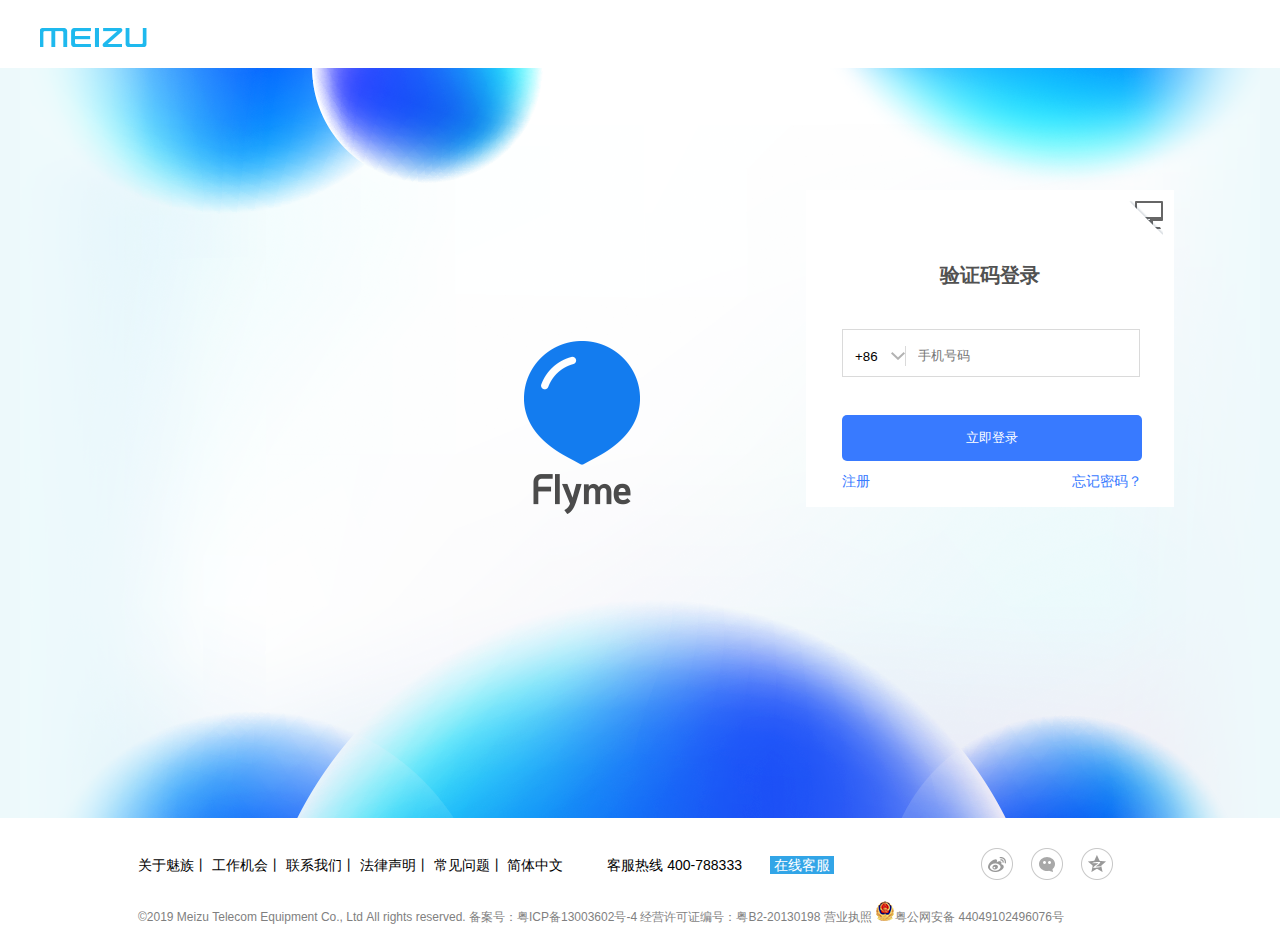
<file: login/login.html>
<!DOCTYPE html>
<html>
	<head>
        <meta content="width=dwvice-width, initial-scale=1.0, minmum-scale=1.0,maximum-scale=1.0,user-scalable=no" name="viewport" />
		<meta name="format-detection" content="telephoe=no" />
		<meta name="apple-mobile-web-app-status-bar-style" />
		<meta charset="UTF-8">
		<title>登录</title>
		<link rel="stylesheet" type="text/css" href="css/reast.css"/>
		<link rel="stylesheet" type="text/css" href="css/login.css"/>
	</head>
	<body>
		<header id="warrper_head">
			<div id="haed" class="content" >
				<h1>
					<a href="#">魅族</a>
				</h1>
			</div>
		</header>
		<div id="wapper_banner">
			<div class="banner content">
				<div class="denglu">
					<h2>验证码登录</h2>
					<!--<div class="zzyz" style="display: none;">
						<span></span>
						<span>请输入11位数字的手机号码</span>
						<span></span>
					</div>-->
					<form action="php/login.php" method="post">
						<div class="zzyz" style="display:none;">
							<span></span>
							<span>请输入11位数字的手机号码</span>
							<span></span>
					    </div>
						<div class="all">
							<div class="alow">
								<span>
									<input readonly type="" name="" id="" value="+86" />
									<i></i>
								</span>
								<input type="text" name="phone" id="phone" value="" placeholder="手机号码"  class="inp"/>
								
							</div>
						</div>
						
						<input type="submit" name="submit" value="立即登录" class="btn"/>
						<div class="wj">
							<span><a href="reg.html">注册</a></span>
							<span><a href="#">忘记密码？</a></span>
						</div>
						<a href="login1.html" class="computer"></a>
					</form>
				</div>
			</div>
		</div>
		
		<div id="warrper_foot">
			<div class="foot content">
				<p>
					<span>
						<a href="#">关于魅族</a>丨
						<a href="#">工作机会</a>丨
						<a href="#">联系我们</a>丨
						<a href="#">法律声明</a>丨
						<a href="#">常见问题</a>丨
						<a href="#">简体中文</a>
						
					</span>
					<span>
						<i>客服热线</i>
						<i>400-788333</i>
						<i>在线客服</i>
					</span>
					<span>
						<a href="#"></a>
						<a href="#"></a>
						<a href="#"></a>
					</span>
				</p>
				<p>&copy;2019&nbsp;Meizu&nbsp;Telecom&nbsp;Equipment&nbsp;Co.,&nbsp;Ltd&nbsp;All&nbsp;rights&nbsp;reserved.&nbsp;备案号：粤ICP备13003602号-4&nbsp;经营许可证编号：粤B2-20130198&nbsp;营业执照&nbsp;<i></i>粤公网安备&nbsp;44049102496076号</p>
			</div>
		</div>
	</body>
	<script>
		
	</script>
</html>
</file>
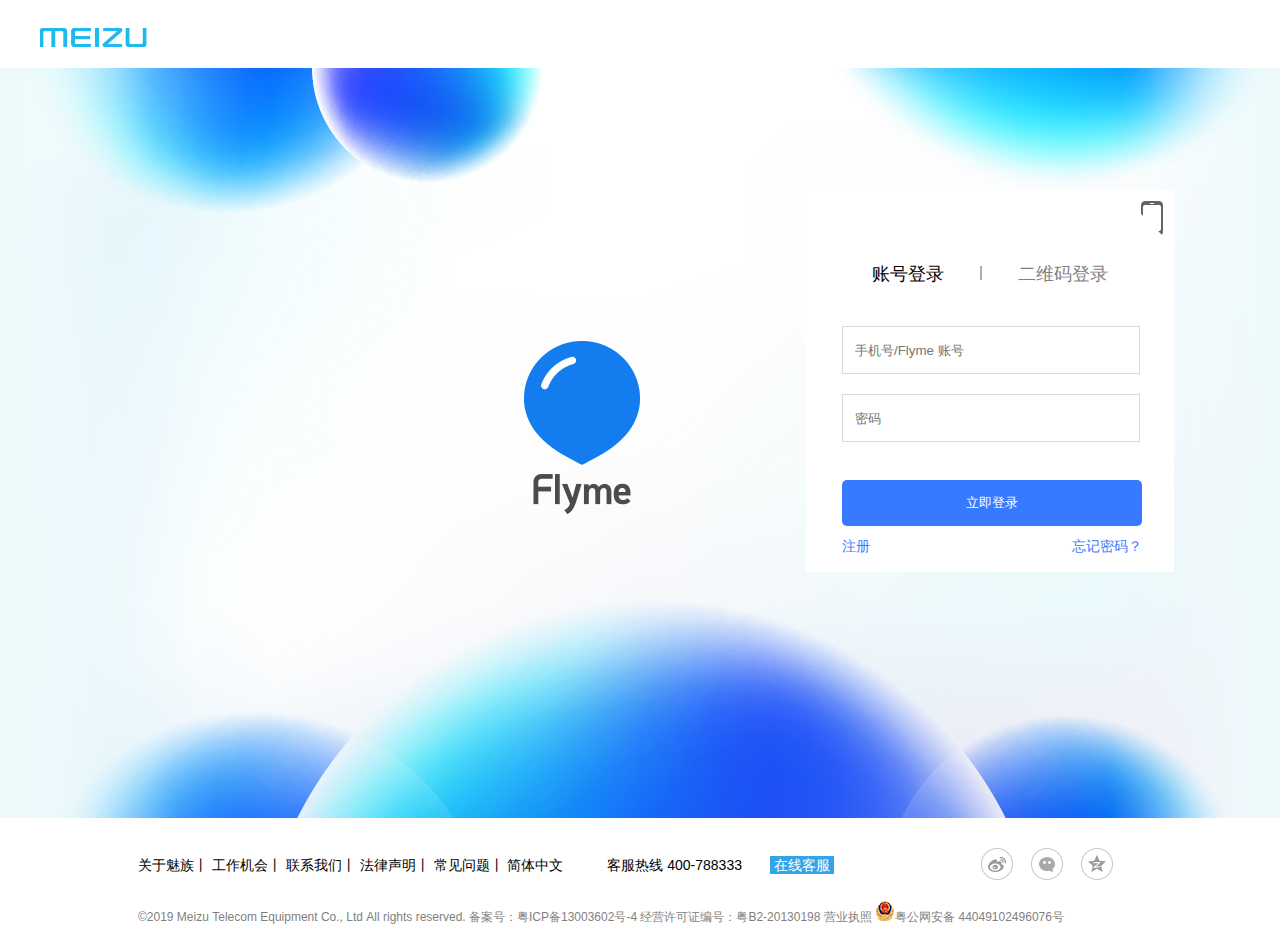
<file: login/login1.html>
<!DOCTYPE html>
<html>
	<head>
        <meta content="width=dwvice-width, initial-scale=1.0, minmum-scale=1.0,maximum-scale=1.0,user-scalable=no" name="viewport" />
		<meta name="format-detection" content="telephoe=no" />
		<meta name="apple-mobile-web-app-status-bar-style" />
		<meta charset="UTF-8">
		<title>登录</title>
		<link rel="stylesheet" type="text/css" href="css/reast.css"/>
		<link rel="stylesheet" type="text/css" href="css/login1.css"/>
	</head>
	<body>
		<header id="warrper_head">
			<div id="haed" class="content" >
				<h1>
					<a href="#">魅族</a>
				</h1>
			</div>
		</header>
		<div id="wapper_banner">
			<div class="banner content">
				<div class="denglu">
					
					<h3><a><i>账号登录</i></a><span></span><span></span><a><i>二维码登录</i></a></h3>
					<!--<div class="zzyz" style="display: none;">
						<span></span>
						<span>请输入11位数字的手机号码</span>
						<span></span>
					</div>-->
					<form action="php/login.php" method="post">
						<div class="zzyz" style="display:none;">
							<span></span>
							<span>请输入11位数字的手机号码</span>
							<span></span>
					    </div>
						<div class="all">
							<div class="alow">
								<input type="text" name="username"  value="" placeholder="手机号/Flyme 账号"  class="inp"/>
								
							</div>
						</div>
						<div class="all">
							<div class="alow">
								<input type="password" name="password"  value="" placeholder="密码"  class="inp"/>
								
							</div>
						</div>
						
						<input type="submit" name="submit" value="立即登录" class="btn"/>
						<div class="wj">
							<span><a href="reg.html">注册</a></span>
							<span><a href="#">忘记密码？</a></span>
						</div>
						<a href="login.html" class="iphone"></a>
					</form>
				</div>
				
				
				
				<!--二维码-->
				
				<div class="ma" style="display: none;">
					
					<h3><a class="show"><i>账号登录</i></a><span></span><span></span><a class="hold"><i>二维码登录</i></a></h3>
					
					<form action="php/login.php" method="post">
						<div class="ewm"></div>
						<a href="login1.html" class="iphone"></a>
					</form>
					<p>请使用账号中心右上角或最新的Flyme系统相机扫码功能，扫码登录</p>
				</div>
				
			</div>
		</div>
		
		<div id="warrper_foot">
			<div class="foot content">
				<p>
					<span>
						<a href="#">关于魅族</a>丨
						<a href="#">工作机会</a>丨
						<a href="#">联系我们</a>丨
						<a href="#">法律声明</a>丨
						<a href="#">常见问题</a>丨
						<a href="#">简体中文</a>
						
					</span>
					<span>
						<i>客服热线</i>
						<i>400-788333</i>
						<i>在线客服</i>
					</span>
					<span>
						<a href="#"></a>
						<a href="#"></a>
						<a href="#"></a>
					</span>
				</p>
				<p>&copy;2019&nbsp;Meizu&nbsp;Telecom&nbsp;Equipment&nbsp;Co.,&nbsp;Ltd&nbsp;All&nbsp;rights&nbsp;reserved.&nbsp;备案号：粤ICP备13003602号-4&nbsp;经营许可证编号：粤B2-20130198&nbsp;营业执照&nbsp;<i></i>粤公网安备&nbsp;44049102496076号</p>
			</div>
		</div>
	</body>
	<script>
		
	</script>
</html>
</file>
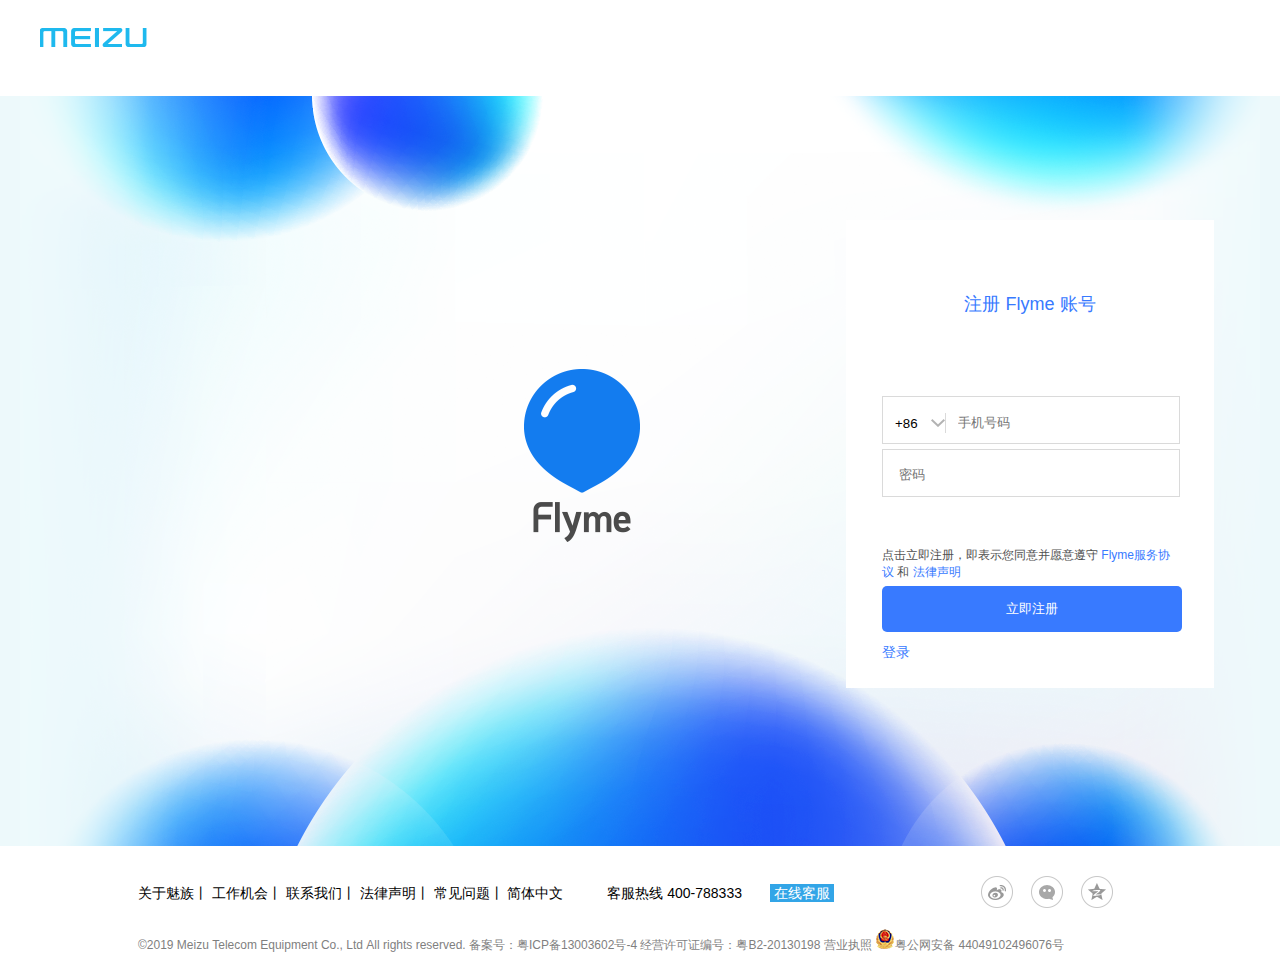
<file: login/reg.html>
<!DOCTYPE html>
<html>
	<head>
        <meta content="width=dwvice-width, initial-scale=1.0, minmum-scale=1.0,maximum-scale=1.0,user-scalable=no" name="viewport" />
		<meta name="format-detection" content="telephoe=no" />
		<meta name="apple-mobile-web-app-status-bar-style" />
		<meta charset="UTF-8">
		<title>注册</title>
		<link rel="stylesheet" type="text/css" href="css/reast.css"/>
		<link rel="stylesheet" type="text/css" href="css/reg.css"/>
	</head>
	<body>
		<header id="warrper_head">
			<div id="haed" class="content" >
				<h1>
					<a href="#">魅族</a>
				</h1>
			</div>
		</header>
		<div id="wapper_banner">
			<div class="content">
				<div class="zhuce">
					<h2>注册&nbsp;<span>Flyme</span>&nbsp;账号</h2>
					<form action="php/reg.php" method="post">
						<div class="zzyz" style="display:none;">
							<span></span>
							<span>请输入合法的手机号码</span>
							<span></span>
					    </div>
						<div class="all">
							<div class="alow">
								<span>
									<input readonly type="" name="" id="" value="+86" />
									<i></i>
								</span>
								<input type="text" name="tel" id="phone" value="" placeholder="手机号码"  class="inp"/>
							</div>
						</div>
						<div class="pasd">
							<input type="password" name="password" id="password" value=""  placeholder="密码"/>
						</div>
						<p>点击立即注册，即表示您同意并愿意遵守&nbsp;<span>Flyme服务协议</span>&nbsp;和&nbsp;<span>法律声明</span></p>
						<input type="submit" value="立即注册" class="btn"/>
						
						<div class="wj">
							<span><a href="login.html">登录</a></span>
							
						</div>
					</form>
				</div>
			</div>
		</div>
	    <div id="warrper_foot">
			<div class="foot content">
				<p>
					<span>
						<a href="#">关于魅族</a>丨
						<a href="#">工作机会</a>丨
						<a href="#">联系我们</a>丨
						<a href="#">法律声明</a>丨
						<a href="#">常见问题</a>丨
						<a href="#">简体中文</a>
						
					</span>
					<span>
						<i>客服热线</i>
						<i>400-788333</i>
						<i>在线客服</i>
					</span>
					<span>
						<a href="#"></a>
						<a href="#"></a>
						<a href="#"></a>
					</span>
				</p>
				<p>&copy;2019&nbsp;Meizu&nbsp;Telecom&nbsp;Equipment&nbsp;Co.,&nbsp;Ltd&nbsp;All&nbsp;rights&nbsp;reserved.&nbsp;备案号：粤ICP备13003602号-4&nbsp;经营许可证编号：粤B2-20130198&nbsp;营业执照&nbsp;<i></i>粤公网安备&nbsp;44049102496076号</p>
			</div>
		</div>
	</body>
</html>
</file>
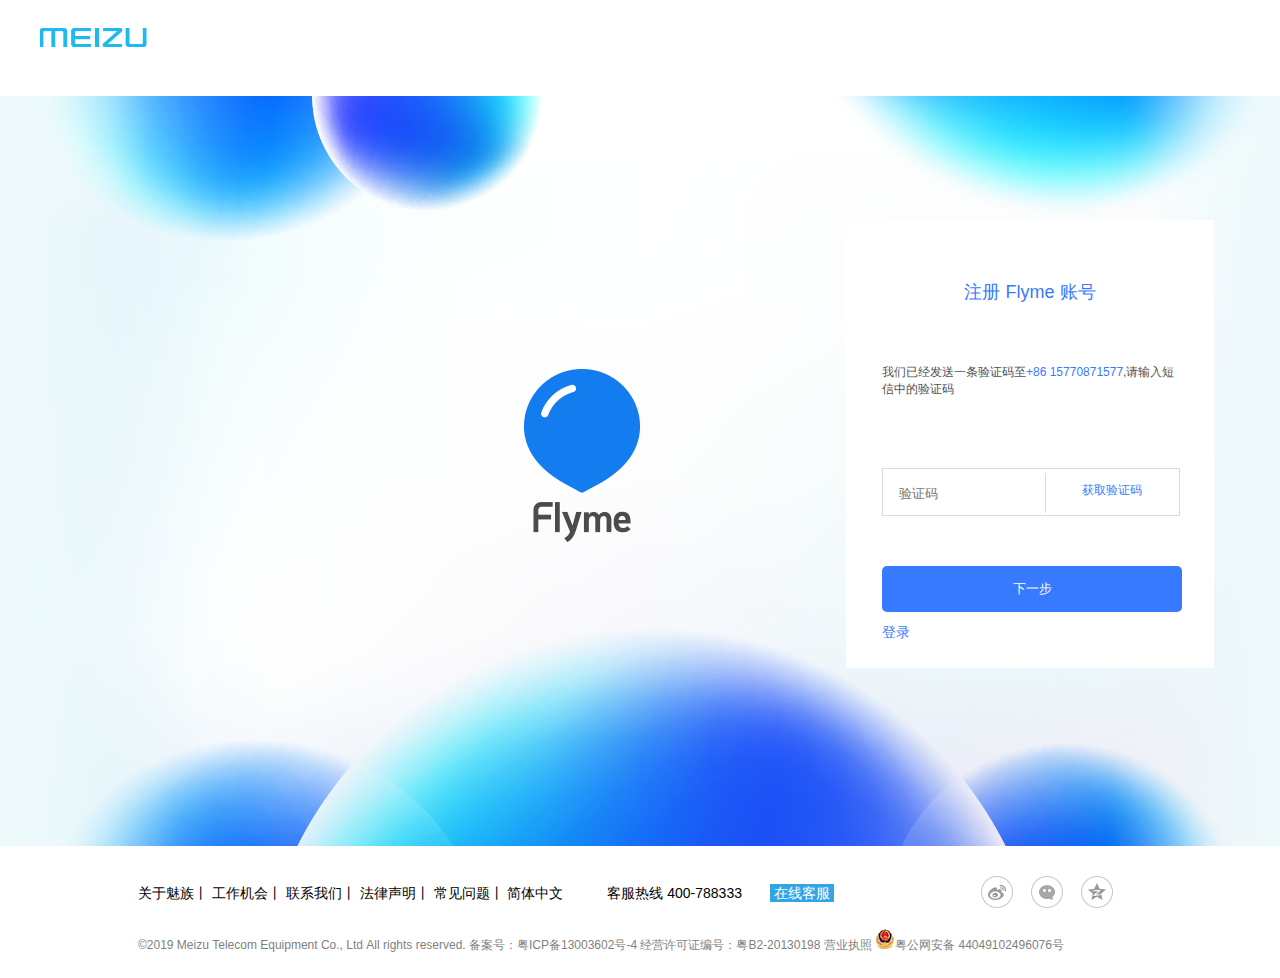
<file: login/reg1.html>
<!DOCTYPE html>
<html>
	<head>
		<meta charset="UTF-8">
		<title></title>
	</head>
	<body>
	</body>
</html><!DOCTYPE html>
<html>
	<head>
        <meta content="width=dwvice-width, initial-scale=1.0, minmum-scale=1.0,maximum-scale=1.0,user-scalable=no" name="viewport" />
		<meta name="format-detection" content="telephoe=no" />
		<meta name="apple-mobile-web-app-status-bar-style" />
		<meta charset="UTF-8">
		<title>注册</title>
		<link rel="stylesheet" type="text/css" href="css/reast.css"/>
		<link rel="stylesheet" type="text/css" href="css/reg1.css"/>
	</head>
	<body>
		<header id="warrper_head">
			<div id="haed" class="content" >
				<h1>
					<a href="#">魅族</a>
				</h1>
			</div>
		</header>
		<div id="wapper_banner">
			<div class="content">
				<div class="zhuce">
					<h2>注册&nbsp;<span>Flyme</span>&nbsp;账号</h2>
					<form action="php/reg.php" method="post">
						<div class="zzyz" style="display:none;">
							<span></span>
							<span>请输入合法的手机号码</span>
							<span></span>
					    </div>
						<p>我们已经发送一条验证码至<span>+86&nbsp;15770871577</span>,请输入短信中的验证码</p>
						<div class="pasd">
							<input type="password" name="password" id="password" value=""  placeholder="验证码"/>
							<div class="hq">
								<a href="#"><span>获取验证码</span></a>
							</div>
						</div>
						<input type="submit" value="下一步" class="btn"/>
						
						<div class="wj">
							<span><a href="login.html">登录</a></span>
							
						</div>
					</form>
				</div>
			</div>
		</div>
	    <div id="warrper_foot">
			<div class="foot content">
				<p>
					<span>
						<a href="#">关于魅族</a>丨
						<a href="#">工作机会</a>丨
						<a href="#">联系我们</a>丨
						<a href="#">法律声明</a>丨
						<a href="#">常见问题</a>丨
						<a href="#">简体中文</a>
						
					</span>
					<span>
						<i>客服热线</i>
						<i>400-788333</i>
						<i>在线客服</i>
					</span>
					<span>
						<a href="#"></a>
						<a href="#"></a>
						<a href="#"></a>
					</span>
				</p>
				<p>&copy;2019&nbsp;Meizu&nbsp;Telecom&nbsp;Equipment&nbsp;Co.,&nbsp;Ltd&nbsp;All&nbsp;rights&nbsp;reserved.&nbsp;备案号：粤ICP备13003602号-4&nbsp;经营许可证编号：粤B2-20130198&nbsp;营业执照&nbsp;<i></i>粤公网安备&nbsp;44049102496076号</p>
			</div>
		</div>
	</body>
</html>
</file>
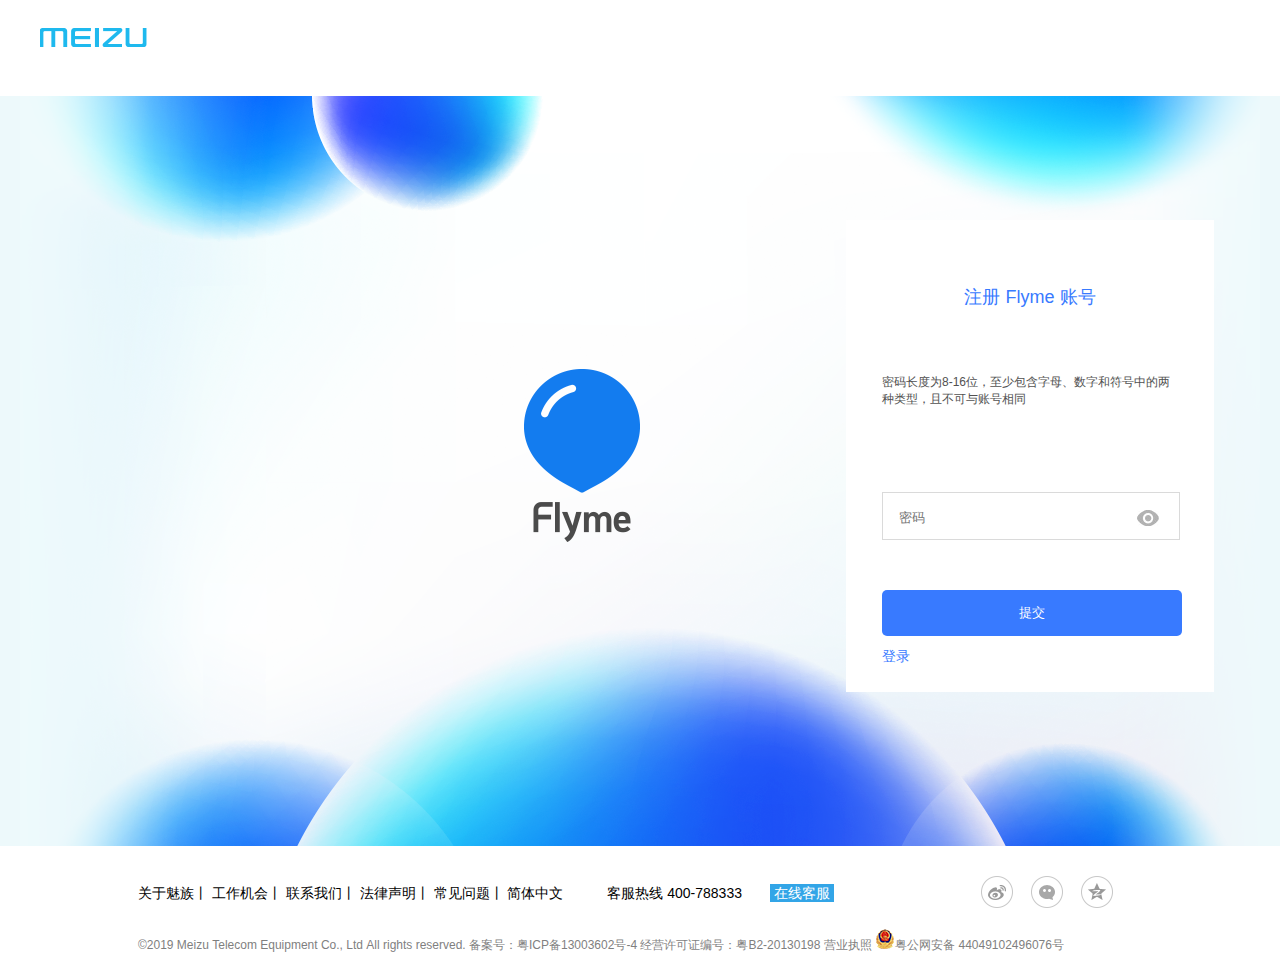
<file: login/reg2.html>
<!DOCTYPE html>
<html>
	<head>
        <meta content="width=dwvice-width, initial-scale=1.0, minmum-scale=1.0,maximum-scale=1.0,user-scalable=no" name="viewport" />
		<meta name="format-detection" content="telephoe=no" />
		<meta name="apple-mobile-web-app-status-bar-style" />
		<meta charset="UTF-8">
		<title>注册</title>
		<link rel="stylesheet" type="text/css" href="css/reast.css"/>
		<link rel="stylesheet" type="text/css" href="css/reg2.css"/>
	</head>
	<body>
		<header id="warrper_head">
			<div id="haed" class="content" >
				<h1>
					<a href="#">魅族</a>
				</h1>
			</div>
		</header>
		<div id="wapper_banner">
			<div class="content">
				<div class="zhuce">
					<h2>注册&nbsp;<span>Flyme</span>&nbsp;账号</h2>
					<form action="php/reg.php" method="post">
						<div class="zzyz" style="display:none;">
							<span></span>
							<span>请输入合法的手机号码</span>
							<span></span>
					    </div>
						<p>密码长度为8-16位，至少包含字母、数字和符号中的两种类型，且不可与账号相同</p>
						<div class="pasd">
							<input type="password" name="password" id="password" value=""  placeholder="密码"/>
							<a href=""><img src="img/eye.jpg"/></a>
						</div>
						<input type="submit" value="提交" class="btn"/>
						
						<div class="wj">
							<span><a href="login.html">登录</a></span>
							
						</div>
					</form>
				</div>
			</div>
		</div>
	    <div id="warrper_foot">
			<div class="foot content">
				<p>
					<span>
						<a href="#">关于魅族</a>丨
						<a href="#">工作机会</a>丨
						<a href="#">联系我们</a>丨
						<a href="#">法律声明</a>丨
						<a href="#">常见问题</a>丨
						<a href="#">简体中文</a>
						
					</span>
					<span>
						<i>客服热线</i>
						<i>400-788333</i>
						<i>在线客服</i>
					</span>
					<span>
						<a href="#"></a>
						<a href="#"></a>
						<a href="#"></a>
					</span>
				</p>
				<p>&copy;2019&nbsp;Meizu&nbsp;Telecom&nbsp;Equipment&nbsp;Co.,&nbsp;Ltd&nbsp;All&nbsp;rights&nbsp;reserved.&nbsp;备案号：粤ICP备13003602号-4&nbsp;经营许可证编号：粤B2-20130198&nbsp;营业执照&nbsp;<i></i>粤公网安备&nbsp;44049102496076号</p>
			</div>
		</div>
	</body>
</html>
</file>
<file: login/css/reast.css>
body,ol,ul,h1,h2,h3,h,h5,h6,p,th,td,dl,dd,form,fieldest,legend,input,textarea,select{margin:0;padding:0;}
body,html{
	font:14px "微软雅黑",arial;
}
h1,h2,h3,h,h5,h6,b,strong{
	font-weight: normal;
	font-size: 100%;
}
i,em{
	font-style: normal;	
}

li{
	list-style: none;
}
a{
	text-decoration: none;
}
input{
	outline: none;
}
</file>
<file: login/css/login.css>
.content{
	width: 1200px;
	margin: 0 auto;
}
#warrper_head{
	width: 100%;
	height: 68px;
	background: white;
}
#haed{
	width: 1200px;
	height: 68px;
	background: white;
}
#haed h1 a{
	display: inline-block;
	width: 109px;
	height: 19px;
	background: url(../img/base.png) -4px -4px;
	text-indent: -9999px;
	margin-top: 28px;
}
#wapper_banner{
	width: 100%;
	height: 750px;
	background: url(../img/banner.png) center no-repeat;
	background-color: #edf9fb;
	
}
.banner{
	
	height: 750px;
	margin: 0 auto;
	position: relative;
}
.denglu{ 
	width: 368px;
	background:white;
	position:absolute;
	right: 66px;
	top: 122px;
	
}
.denglu h2{
	font-size: 20px;
	color: #515151;
	text-align: center;
	margin-top: 72px;
	font-weight: bold;
}
.zzyz{
	width: 296px;
	height: 33px;
	line-height: 33px;
	margin:3px 0 3px 0px;
	background: #ffd1ca;
	border: 1px solid #ffc2b3;
	
}
.zzyz span:nth-child(1){
	display: inline-block;
	width: 16px;
	height: 16px;
	background: url(../img/error-ico.png) no-repeat;
	margin-left: 12px;
	position: relative;
	top: 2px;
}
.zzyz span:nth-child(2){
	color: #666666;
	font-size: 12px;
	margin-left: 12px;
}
.zzyz span:nth-child(3){
	display: inline-block;
	width: 13px;
	height: 12px;
	background: url(../img/close-ico.png) no-repeat;
	float: right;
	margin-right: 12px;
	position: relative;
	top: 10px;
	cursor:pointer
}
.denglu form{
	margin: 40px 0 0 36px;
}
.all{
	height: 46px;
	width: 296px;
	border: 1px solid #dadada;
	
}
.alow{
	width: 276px;
	height: 20px;
	margin-top: 16px;
}
.alow span{
	display: inline-block;
	width: 62px;
	height: 20px;
	border-right: 1px solid #dadada;
	float: left;
	cursor: pointer;
	
}
.alow span input{
	border: 0;
	width: 36px;
	height: 20px;
	
	margin-left: 12px;
	float: left;
}
.alow span i{
	display: inline-block;
	width: 14px;
	height: 8px;
	background: url(../img/arrow-down.png) no-repeat;
	position: relative;
	top: 6px;
	float: left;
	
}
.inp{
	float: left;
	height: 18px;
	width: 200px;
	border: 0;
	margin-left: 12px;
	
}
.btn{
	width: 300px;
	height: 46px;
	background: #387aff;
	margin-top: 38px;
	border: 0;
	color: white;
	border-radius: 5px;
	cursor: pointer;
}
.wj{
	width: 300px;
	height: 100%;
	margin: 12px 0 16px 0;
	display: flex;
	justify-content: space-between;
}
.wj span a{
	color: #387aff;
}
.computer{
	position: absolute;
	right: 11px;
	top: 11px;
	display: block;
	width: 34px;
	height: 35px;
	background: url(../img/pc.png) no-repeat;
}
#warrper_foot{
	height: 132px;
	width: 100%;
	background: white;
}
.foot{
	height: 130px;
	background: white;
	overflow: hidden;
}
.foot p:nth-child(1){
	margin-top: 20px ;
	margin-left: 98px;
	
}
.foot p:nth-child(1) a{
	color: black;
	font-size: 14px;
}
.foot p:nth-child(1) span:nth-child(2){
	 margin-left: 40px;
}
.foot p:nth-child(1) span:nth-child(2) i:nth-child(3){
	display: inline-block;
	margin-left: 24px;
	width: 64px;
	height: 18px;
	background:#32a5e7;
	text-align: center;
	color: white;
	line-height: 18px;
}
.foot p:nth-child(1) span:nth-child(3){
	margin-left: 143px;
}
.foot p:nth-child(1) span:nth-child(3) a{
	display: inline-block;
	width: 32px;
	height: 32px;
}
.foot p:nth-child(1) span:nth-child(3) a:nth-child(1){
	background:url(../img/base.png) -218px -91px no-repeat;
	position: relative;
	top: 10px;
}
.foot p:nth-child(1) span:nth-child(3) a:nth-child(2){
	background:url(../img/base.png) -302px -91px no-repeat;
	position: relative;
	top: 10px;
	margin-left: 14px;
}.foot p:nth-child(1) span:nth-child(3) a:nth-child(3){
	background:url(../img/base.png) -344px -91px no-repeat;
	position: relative;
	top: 10px;
	margin-left: 14px;
}
.foot p:nth-child(2){
	color: #7f7f7f;
	font-size: 12px;
	margin: 26px 0 0 98px;
}
.foot p:nth-child(2) i{
	display: inline-block;
	height: 20px;
	width: 20px;
	background: url(../img/ghs.png) no-repeat;
}
</file>
<file: login/css/login1.css>
.content{
	width: 1200px;
	margin: 0 auto;
}
#warrper_head{
	width: 100%;
	height: 68px;
	background: white;
}
#haed{
	width: 1200px;
	height: 68px;
	background: white;
}
#haed h1 a{
	display: inline-block;
	width: 109px;
	height: 19px;
	background: url(../img/base.png) -4px -4px;
	text-indent: -9999px;
	margin-top: 28px;
}
#wapper_banner{
	width: 100%;
	height: 750px;
	background: url(../img/banner.png) center no-repeat;
	background-color: #edf9fb;
	
}
.banner{
	
	height: 750px;
	margin: 0 auto;
	position: relative;
}
.denglu{ 
	width: 368px;
	background:white;
	position:absolute;
	right: 66px;
	top: 122px;
	
	
}

h3{
	font-size: 18px;
	text-align: center;
	margin-top: 72px;
}
h3 span{
	display: inline-block;
	width: 36px;
	height: 14px;
	
}

.denglu h3 a:nth-of-type(1) i{
	color: black;
	cursor:pointer
}
.denglu h3 a:nth-of-type(2) i{
	color: #7f7f7f;
	cursor:pointer
}
.ma h3 a:nth-of-type(1) i{
    color: #7f7f7f;
	cursor:pointer
}
.ma h3 a:nth-of-type(2) i{
	color: black;
	cursor:pointer
}
h3 span:nth-of-type(1){
	border-right: 1px solid #b3abab;
}
h3 span:nth-of-type(2){
	border-left: 1px solid #b3abab;
}




.ma{ 
	width: 368px;
	background:white;
	position:absolute;
	right: 66px;
	top: 122px;	
	
}
.ewm{
	background: url(../img/mzQrShow_03.jpg) no-repeat;
	width: 245px;
	height: 245px;
	margin-left: 25px;
}

.zzyz{
	width: 296px;
	height: 33px;
	line-height: 33px;
	margin:3px 0 3px 0px;
	background: #ffd1ca;
	border: 1px solid #ffc2b3;
	
}
.zzyz span:nth-child(1){
	display: inline-block;
	width: 16px;
	height: 16px;
	background: url(../img/error-ico.png) no-repeat;
	margin-left: 12px;
	position: relative;
	top: 2px;
}
.zzyz span:nth-child(2){
	color: #666666;
	font-size: 12px;
	margin-left: 12px;
}
.zzyz span:nth-child(3){
	display: inline-block;
	width: 13px;
	height: 12px;
	background: url(../img/close-ico.png) no-repeat;
	float: right;
	margin-right: 12px;
	position: relative;
	top: 10px;
	cursor:pointer
}
form{
	margin: 40px 0 0 36px;
}
.ma p{
	margin:20px 45px 30px 45px;
	color: #7f7f7f;
	font-size: 16px;
}
.all{
	height: 46px;
	width: 296px;
	border: 1px solid #dadada;
	margin-top: 20px;
}
.alow{
	width: 276px;
	height: 46px;
	
}

.alow input{
	border: 0;
	width: 100%;
	height: 100%;
	margin-left: 12px;
}

.inp{
	float: left;
	height: 18px;
	width: 200px;
	border: 0;
	margin-left: 12px;
	
}
.btn{
	width: 300px;
	height: 46px;
	background: #387aff;
	margin-top: 38px;
	border: 0;
	color: white;
	border-radius: 5px;
	cursor: pointer;
}
.wj{
	width: 300px;
	height: 100%;
	margin: 12px 0 16px 0;
	display: flex;
	justify-content: space-between;
}
.wj span a{
	color: #387aff;
}
.iphone{
	position: absolute;
	right: 11px;
	top: 11px;
	display: block;
	width: 35px;
	height: 35px;
	background: url(../img/phone.png) no-repeat;
}
#warrper_foot{
	height: 132px;
	width: 100%;
	background: white;
}
.foot{
	height: 130px;
	background: white;
	overflow: hidden;
}
.foot p:nth-child(1){
	margin-top: 20px ;
	margin-left: 98px;
	
}
.foot p:nth-child(1) a{
	color: black;
	font-size: 14px;
}
.foot p:nth-child(1) span:nth-child(2){
	 margin-left: 40px;
}
.foot p:nth-child(1) span:nth-child(2) i:nth-child(3){
	display: inline-block;
	margin-left: 24px;
	width: 64px;
	height: 18px;
	background:#32a5e7;
	text-align: center;
	color: white;
	line-height: 18px;
}
.foot p:nth-child(1) span:nth-child(3){
	margin-left: 143px;
}
.foot p:nth-child(1) span:nth-child(3) a{
	display: inline-block;
	width: 32px;
	height: 32px;
}
.foot p:nth-child(1) span:nth-child(3) a:nth-child(1){
	background:url(../img/base.png) -218px -91px no-repeat;
	position: relative;
	top: 10px;
}
.foot p:nth-child(1) span:nth-child(3) a:nth-child(2){
	background:url(../img/base.png) -302px -91px no-repeat;
	position: relative;
	top: 10px;
	margin-left: 14px;
}.foot p:nth-child(1) span:nth-child(3) a:nth-child(3){
	background:url(../img/base.png) -344px -91px no-repeat;
	position: relative;
	top: 10px;
	margin-left: 14px;
}
.foot p:nth-child(2){
	color: #7f7f7f;
	font-size: 12px;
	margin: 26px 0 0 98px;
}
.foot p:nth-child(2) i{
	display: inline-block;
	height: 20px;
	width: 20px;
	background: url(../img/ghs.png) no-repeat;
}
</file>
<file: login/css/reg.css>
.content{
	width: 1200px;
	margin: 0 auto;
}
#warrper_head{
	width: 100%;
	height: 68px;
	background: white;
}
#haed{
	width: 1200px;
	height: 68px;
	background: white;
}
#haed h1 a{
	display: block;
	width: 109px;
	height: 19px;
	background: url(../img/base.png) -4px -4px;
	text-indent: -9999px;
	margin-top: 28px;
}
#wapper_banner{
	width: 100%;
	height: 750px;
	background: url(../img/banner.png) center no-repeat;
	background-color: #edf9fb;
	
}
.banner{
	
	height: 750px;
	margin: 0 auto;
	position: relative;
}
.zhuce{ 
	width: 368px;
	background: white;
	position:absolute;
	right: 66px;
	top: 220px;

}
.zhuce h2{
	font-size: 18px;
	color: #387aff;
	text-align: center;
	margin-top: 72px;
	margin-bottom: 80px;
}
.zhuce form{
	margin:  0 0 0 36px;
}
.zzyz{
	width: 296px;
	height: 33px;
	line-height: 33px;
	margin:3px 0 3px 0px;
	background: #ffd1ca;
	border: 1px solid #ffc2b3;
	
}
.zzyz span:nth-child(1){
	display: inline-block;
	width: 16px;
	height: 16px;
	background: url(../img/error-ico.png) no-repeat;
	margin-left: 12px;
	position: relative;
	top: 2px;
}
.zzyz span:nth-child(2){
	color: #666666;
	font-size: 12px;
	margin-left: 12px;
}
.zzyz span:nth-child(3){
	display: inline-block;
	width: 13px;
	height: 12px;
	background: url(../img/close-ico.png) no-repeat;
	float: right;
	margin-right: 12px;
	position: relative;
	top: 10px;
	cursor:pointer
}
.all{
	height: 46px;
	width: 296px;
	border: 1px solid #dadada;
}
.alow{
	width: 276px;
	height: 20px;
	margin-top: 16px;
}
.alow span{
	display: inline-block;
	width: 62px;
	height: 20px;
	border-right: 1px solid #dadada;
	float: left;
	cursor: pointer;
	
}
.alow span input{
	border: 0;
	width: 36px;
	height: 20px;
	
	margin-left: 12px;
	float: left;
}
.alow span i{
	display: inline-block;
	width: 14px;
	height: 8px;
	background: url(../img/arrow-down.png) no-repeat;
	position: relative;
	top: 6px;
	float: left;
	
}
.inp{
	float: left;
	height: 18px;
	width: 200px;
	border: 0;
	margin-left: 12px;
	
}

.pasd{
	height: 46px;
	width: 296px;
	border: 1px solid #dadada;
	margin-top: 5px;
}
.pasd input{
	height: 80%;
	width: 280px;
	border: 0px;
	margin-top: 6px;
	margin-left: 16px;
}
.zhuce form p{
	color: #515151;
	font-size: 12px;
	margin: 50px 33px 5px 0px;
}
.zhuce form p span{
	color: #387aff;
}

.btn{
	width: 300px;
	height: 46px;
	background: #387aff;
	
	border: 0;
	color: white;
	border-radius: 5px;
	cursor: pointer;
}
.wj{
	width: 300px;
	height: 100%;
	margin: 12px 0 26px 0px;
	display: flex;
	justify-content: space-between;
}
.wj span a{
	color: #387aff;
}
#warrper_foot{
	height: 132px;
	width: 100%;
	background: white;
}
.foot{
	height: 130px;
	background: white;
	overflow: hidden;
}
.foot p:nth-child(1){
	margin-top: 20px ;
	margin-left: 98px;
	
}
.foot p:nth-child(1) a{
	color: black;
	font-size: 14px;
}
.foot p:nth-child(1) span:nth-child(2){
	 margin-left: 40px;
}
.foot p:nth-child(1) span:nth-child(2) i:nth-child(3){
	display: inline-block;
	margin-left: 24px;
	width: 64px;
	height: 18px;
	background:#32a5e7;
	text-align: center;
	color: white;
	line-height: 18px;
}
.foot p:nth-child(1) span:nth-child(3){
	margin-left: 143px;
}
.foot p:nth-child(1) span:nth-child(3) a{
	display: inline-block;
	width: 32px;
	height: 32px;
}
.foot p:nth-child(1) span:nth-child(3) a:nth-child(1){
	background:url(../img/base.png) -218px -91px no-repeat;
	position: relative;
	top: 10px;
}
.foot p:nth-child(1) span:nth-child(3) a:nth-child(2){
	background:url(../img/base.png) -302px -91px no-repeat;
	position: relative;
	top: 10px;
	margin-left: 14px;
}.foot p:nth-child(1) span:nth-child(3) a:nth-child(3){
	background:url(../img/base.png) -344px -91px no-repeat;
	position: relative;
	top: 10px;
	margin-left: 14px;
}
.foot p:nth-child(2){
	color: #7f7f7f;
	font-size: 12px;
	margin: 26px 0 0 98px;
}
.foot p:nth-child(2) i{
	display: inline-block;
	height: 20px;
	width: 20px;
	background: url(../img/ghs.png) no-repeat;
}
</file>
<file: login/css/reg1.css>
.content{
	width: 1200px;
	margin: 0 auto;
}
#warrper_head{
	width: 100%;
	height: 68px;
	background: white;
}
#haed{
	width: 1200px;
	height: 68px;
	background: white;
}
#haed h1 a{
	display: block;
	width: 109px;
	height: 19px;
	background: url(../img/base.png) -4px -4px;
	text-indent: -9999px;
	margin-top: 28px;
}
#wapper_banner{
	width: 100%;
	height: 750px;
	background: url(../img/banner.png) center no-repeat;
	background-color: #edf9fb;
	
}
.banner{
	
	height: 750px;
	margin: 0 auto;
	position: relative;
}
.zhuce{ 
	width: 368px;
	background: white;
	position:absolute;
	right: 66px;
	top: 220px;

}
.zhuce h2{
	font-size: 18px;
	color: #387aff;
	text-align: center;
	margin: 60px 0px;
}
.zhuce form{
	margin:  0 0 0 36px;
}
.zzyz{
	width: 296px;
	height: 33px;
	line-height: 33px;
	margin:3px 0 3px 0px;
	background: #ffd1ca;
	border: 1px solid #ffc2b3;
	
}
.zzyz span:nth-child(1){
	display: inline-block;
	width: 16px;
	height: 16px;
	background: url(../img/error-ico.png) no-repeat;
	margin-left: 12px;
	position: relative;
	top: 2px;
}
.zzyz span:nth-child(2){
	color: #666666;
	font-size: 12px;
	margin-left: 12px;
}
.zzyz span:nth-child(3){
	display: inline-block;
	width: 13px;
	height: 12px;
	background: url(../img/close-ico.png) no-repeat;
	float: right;
	margin-right: 12px;
	position: relative;
	top: 10px;
	cursor:pointer;
}


.pasd{
	height: 46px;
	width: 296px;
	border: 1px solid #dadada;
}
.pasd input{
	height: 40px;
	width: 146px;
	border: 0px;
	border-right: 1px solid #DADADA;
	margin-top: 6px;
	margin-left: 16px;
	float: left;
	position: relative;
	top: -2px;
}
.hq{
	width: 132px;
	height: 40px;
	line-height: 40px;
	text-align: center;
	float: left;
}
.hq a{
	display: inline-block;
	height: 100%;
	width: 100%;
}
.hq span{
	color: #387aff;
	font-size: 12px;
}
.zhuce form p{
	color: #515151;
	font-size: 12px;
	margin: 50px 33px 70px 0px;
}
.zhuce form p span{
	color: #387aff;
}

.btn{
	width: 300px;
	height: 46px;
	background: #387aff;
	margin-top: 50px;
	border: 0;
	color: white;
	border-radius: 5px;
	cursor: pointer;
}
.wj{
	width: 300px;
	height: 100%;
	margin: 12px 0 26px 0px;
	display: flex;
	justify-content: space-between;
}
.wj span a{
	color: #387aff;
}
#warrper_foot{
	height: 132px;
	width: 100%;
	background: white;
}
.foot{
	height: 130px;
	background: white;
	overflow: hidden;
}
.foot p:nth-child(1){
	margin-top: 20px ;
	margin-left: 98px;
	
}
.foot p:nth-child(1) a{
	color: black;
	font-size: 14px;
}
.foot p:nth-child(1) span:nth-child(2){
	 margin-left: 40px;
}
.foot p:nth-child(1) span:nth-child(2) i:nth-child(3){
	display: inline-block;
	margin-left: 24px;
	width: 64px;
	height: 18px;
	background:#32a5e7;
	text-align: center;
	color: white;
	line-height: 18px;
}
.foot p:nth-child(1) span:nth-child(3){
	margin-left: 143px;
}
.foot p:nth-child(1) span:nth-child(3) a{
	display: inline-block;
	width: 32px;
	height: 32px;
}
.foot p:nth-child(1) span:nth-child(3) a:nth-child(1){
	background:url(../img/base.png) -218px -91px no-repeat;
	position: relative;
	top: 10px;
}
.foot p:nth-child(1) span:nth-child(3) a:nth-child(2){
	background:url(../img/base.png) -302px -91px no-repeat;
	position: relative;
	top: 10px;
	margin-left: 14px;
}.foot p:nth-child(1) span:nth-child(3) a:nth-child(3){
	background:url(../img/base.png) -344px -91px no-repeat;
	position: relative;
	top: 10px;
	margin-left: 14px;
}
.foot p:nth-child(2){
	color: #7f7f7f;
	font-size: 12px;
	margin: 26px 0 0 98px;
}
.foot p:nth-child(2) i{
	display: inline-block;
	height: 20px;
	width: 20px;
	background: url(../img/ghs.png) no-repeat;
}
</file>
<file: login/css/reg2.css>
.content{
	width: 1200px;
	margin: 0 auto;
}
#warrper_head{
	width: 100%;
	height: 68px;
	background: white;
}
#haed{
	width: 1200px;
	height: 68px;
	background: white;
}
#haed h1 a{
	display: block;
	width: 109px;
	height: 19px;
	background: url(../img/base.png) -4px -4px;
	text-indent: -9999px;
	margin-top: 28px;
}
#wapper_banner{
	width: 100%;
	height: 750px;
	background: url(../img/banner.png) center no-repeat;
	background-color: #edf9fb;
	
}
.banner{
	
	height: 750px;
	margin: 0 auto;
	position: relative;
}
.zhuce{ 
	width: 368px;
	background: white;
	position:absolute;
	right: 66px;
	top: 220px;

}
.zhuce h2{
	font-size: 18px;
	color: #387aff;
	text-align: center;
	margin: 65px 0px;
}
.zhuce form{
	margin:  0 0 0 36px;
}
.zzyz{
	width: 296px;
	height: 33px;
	line-height: 33px;
	margin:3px 0 3px 0px;
	background: #ffd1ca;
	border: 1px solid #ffc2b3;
	
}
.zzyz span:nth-child(1){
	display: inline-block;
	width: 16px;
	height: 16px;
	background: url(../img/error-ico.png) no-repeat;
	margin-left: 12px;
	position: relative;
	top: 2px;
}
.zzyz span:nth-child(2){
	color: #666666;
	font-size: 12px;
	margin-left: 12px;
}
.zzyz span:nth-child(3){
	display: inline-block;
	width: 13px;
	height: 12px;
	background: url(../img/close-ico.png) no-repeat;
	float: right;
	margin-right: 12px;
	position: relative;
	top: 10px;
	cursor:pointer
}

.pasd{
	height: 46px;
	width: 296px;
	border: 1px solid #dadada;
	margin-top: 5px;
}
.pasd input{
	height: 80%;
	width: 280px;
	border: 0px;
	margin-top: 6px;
	margin-left: 16px;
}
.pasd a{
	position: relative;
	top: -26px;
	right: -254px;
}
.zhuce form p{
	color: #515151;
	font-size: 12px;
	margin: 50px 33px 84px 0px;
}
.zhuce form p span{
	color: #387aff;
}

.btn{
	width: 300px;
	height: 46px;
	background: #387aff;
	border: 0;
	color: white;
	border-radius: 5px;
	cursor: pointer;
	margin-top: 50px;
}
.wj{
	width: 300px;
	height: 100%;
	margin: 12px 0 26px 0px;
	display: flex;
	justify-content: space-between;
}
.wj span a{
	color: #387aff;
}
#warrper_foot{
	height: 132px;
	width: 100%;
	background: white;
}
.foot{
	height: 130px;
	background: white;
	overflow: hidden;
}
.foot p:nth-child(1){
	margin-top: 20px ;
	margin-left: 98px;
	
}
.foot p:nth-child(1) a{
	color: black;
	font-size: 14px;
}
.foot p:nth-child(1) span:nth-child(2){
	 margin-left: 40px;
}
.foot p:nth-child(1) span:nth-child(2) i:nth-child(3){
	display: inline-block;
	margin-left: 24px;
	width: 64px;
	height: 18px;
	background:#32a5e7;
	text-align: center;
	color: white;
	line-height: 18px;
}
.foot p:nth-child(1) span:nth-child(3){
	margin-left: 143px;
}
.foot p:nth-child(1) span:nth-child(3) a{
	display: inline-block;
	width: 32px;
	height: 32px;
}
.foot p:nth-child(1) span:nth-child(3) a:nth-child(1){
	background:url(../img/base.png) -218px -91px no-repeat;
	position: relative;
	top: 10px;
}
.foot p:nth-child(1) span:nth-child(3) a:nth-child(2){
	background:url(../img/base.png) -302px -91px no-repeat;
	position: relative;
	top: 10px;
	margin-left: 14px;
}.foot p:nth-child(1) span:nth-child(3) a:nth-child(3){
	background:url(../img/base.png) -344px -91px no-repeat;
	position: relative;
	top: 10px;
	margin-left: 14px;
}
.foot p:nth-child(2){
	color: #7f7f7f;
	font-size: 12px;
	margin: 26px 0 0 98px;
}
.foot p:nth-child(2) i{
	display: inline-block;
	height: 20px;
	width: 20px;
	background: url(../img/ghs.png) no-repeat;
}
</file>
